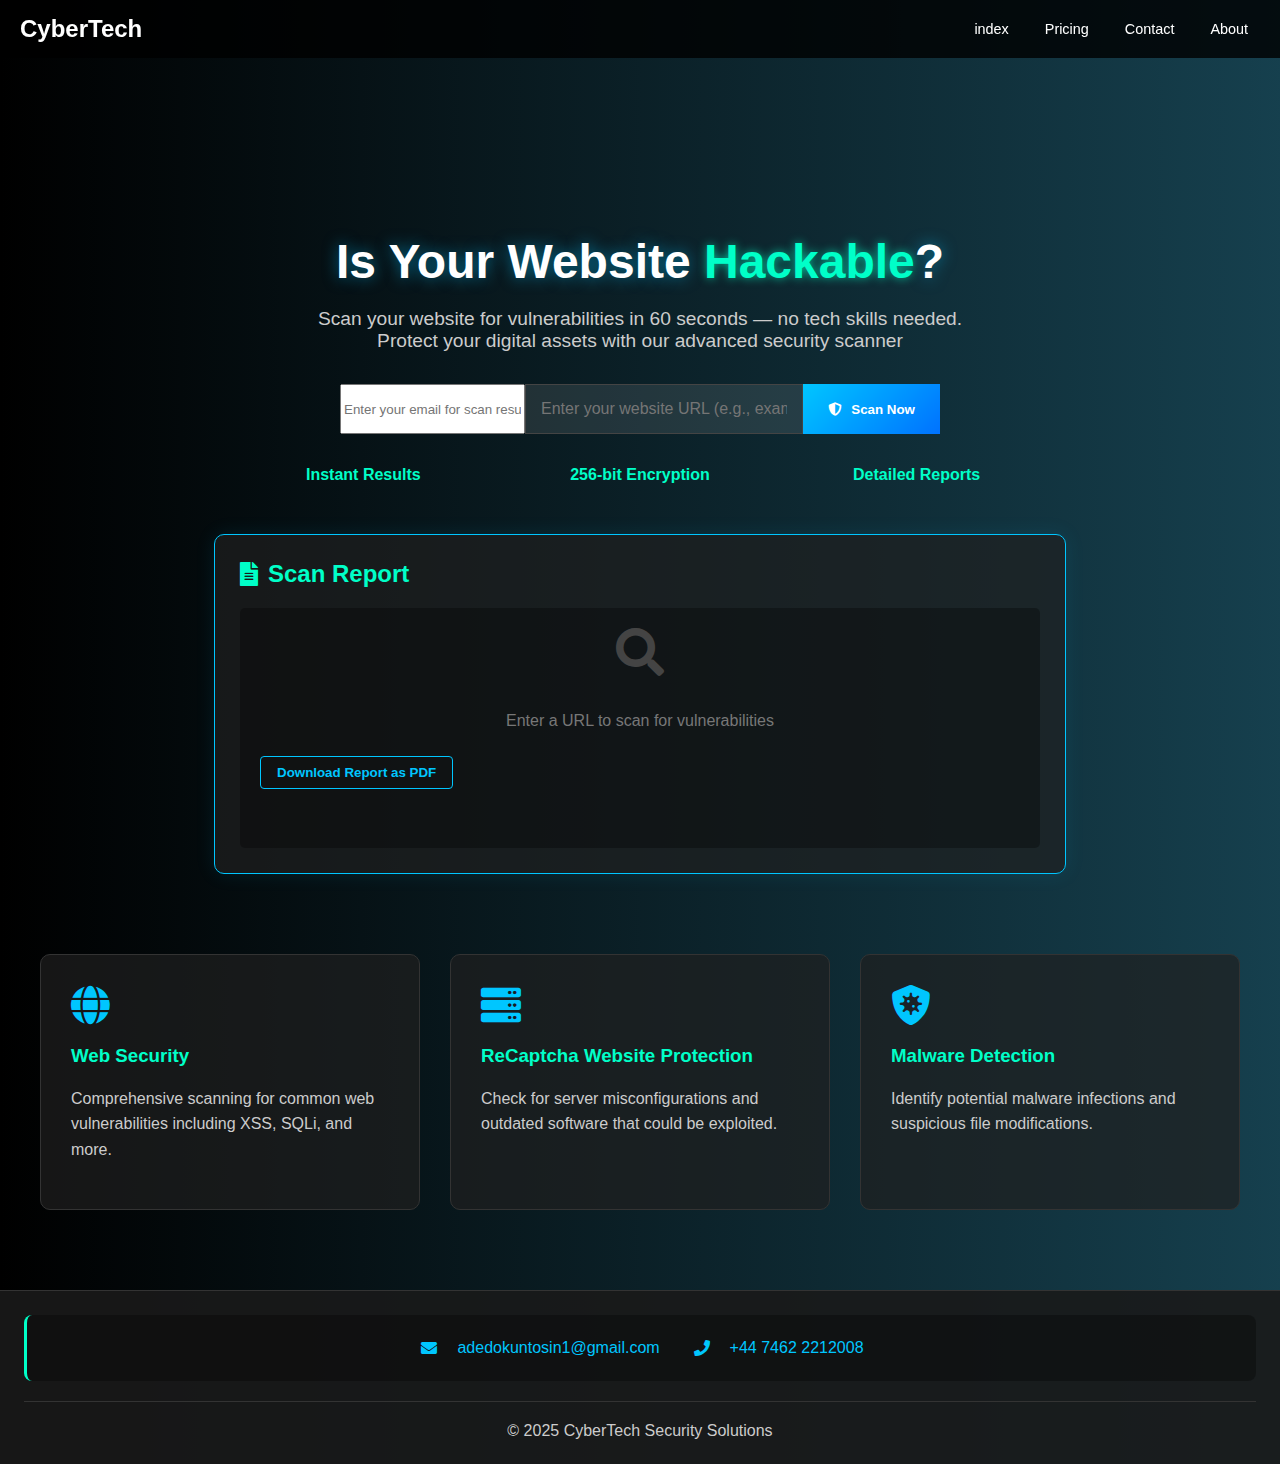
<file: index.html>
<!DOCTYPE html>
<html lang="en">
<head>
  <meta charset="UTF-8" />
  <meta name="viewport" content="width=device-width, initial-scale=1.0"/>
  <title>CyberTech Scanner</title>
  <link rel="stylesheet" href="cyberstyle.css">
  <script src="javas.js"></script>
  <link rel="stylesheet" href="https://cdnjs.cloudflare.com/ajax/libs/font-awesome/5.15.4/css/all.min.css" />
</head>
<body>
  <canvas id="background"></canvas>

  <nav>
    <div class="logo">CyberTech</div>
    <div class="menu-toggle">☰</div>
    <ul>
      <li><a href="Home.html">index</a></li>
      <li><a href="Pricing.html">Pricing</a></li>
      <li><a href="Contact.html">Contact</a></li>
      <li><a href="About.html">About</a></li>
    </ul>
  </nav>

  <div class="main-content">
    <div class="hero-section">
      <h1>Is Your Website <span class="highlight">Hackable</span>?</h1>
      <p class="subtitle">Scan your website for vulnerabilities in 60 seconds — no tech skills needed.<br>Protect your digital assets with our advanced security scanner</p>
      <form class="scanner-form" onsubmit="event.preventDefault(); scanWebsite();">
        <div class="input-group">
          <input type="email" id="emailInput" placeholder="Enter your email for scan results" required />
          <input type="text" id="websiteInput" placeholder="Enter your website URL (e.g., example.com)" />
          <button type="submit" class="scan-btn">
            <i class="fas fa-shield-alt"></i> Scan Now
          </button>
        </div>
      </form>
      <div class="features">
        <div class="feature-item">
          <span>Instant Results</span>
        </div>
        <div class="feature-item">
          <span>256-bit Encryption</span>
        </div>
        <div class="feature-item">
          <span>Detailed Reports</span>
        </div>
      </div>
    </div>

    <div class="report" id="report">
      <h2><i class="fas fa-file-alt"></i> Scan Report</h2>
      <div class="report-content" id="reportContent">
        <div class="placeholder">
          <i class="fas fa-search"></i>
          <p>Enter a URL to scan for vulnerabilities</p>
        </div>
        <div class="spinner" id="loadingSpinner" style="display: none;"></div>
        <button id="downloadPDF" class="report-link-btn" onclick="downloadReport()">Download Report as PDF</button>
      </div>
    </div>

    <div class="info-cards">
      <div class="info-card">
        <i class="fas fa-globe"></i>
        <h3>Web Security</h3>
        <p>Comprehensive scanning for common web vulnerabilities including XSS, SQLi, and more.</p>
      </div>
      <div class="info-card">
        <i class="fas fa-server"></i>
        <h3>ReCaptcha Website Protection</h3>
        <p>Check for server misconfigurations and outdated software that could be exploited.</p>
      </div>
      <div class="info-card">
        <i class="fas fa-shield-virus"></i>
        <h3>Malware Detection</h3>
        <p>Identify potential malware infections and suspicious file modifications.</p>
      </div>
    </div>
  </div>

  <footer>
      <div class="contact-info">
        <a href="mailto:adedokuntosin1@gmail.com"><i class="fas fa-envelope"></i> adedokuntosin1@gmail.com</a>
        <a href="tel:+4474622212008"><i class="fas fa-phone"></i> +44 7462 2212008</a>
      </div>
      <div class="copyright">&copy; 2025 CyberTech Security Solutions</div>
    </footer>
</body>
</html>
</file>
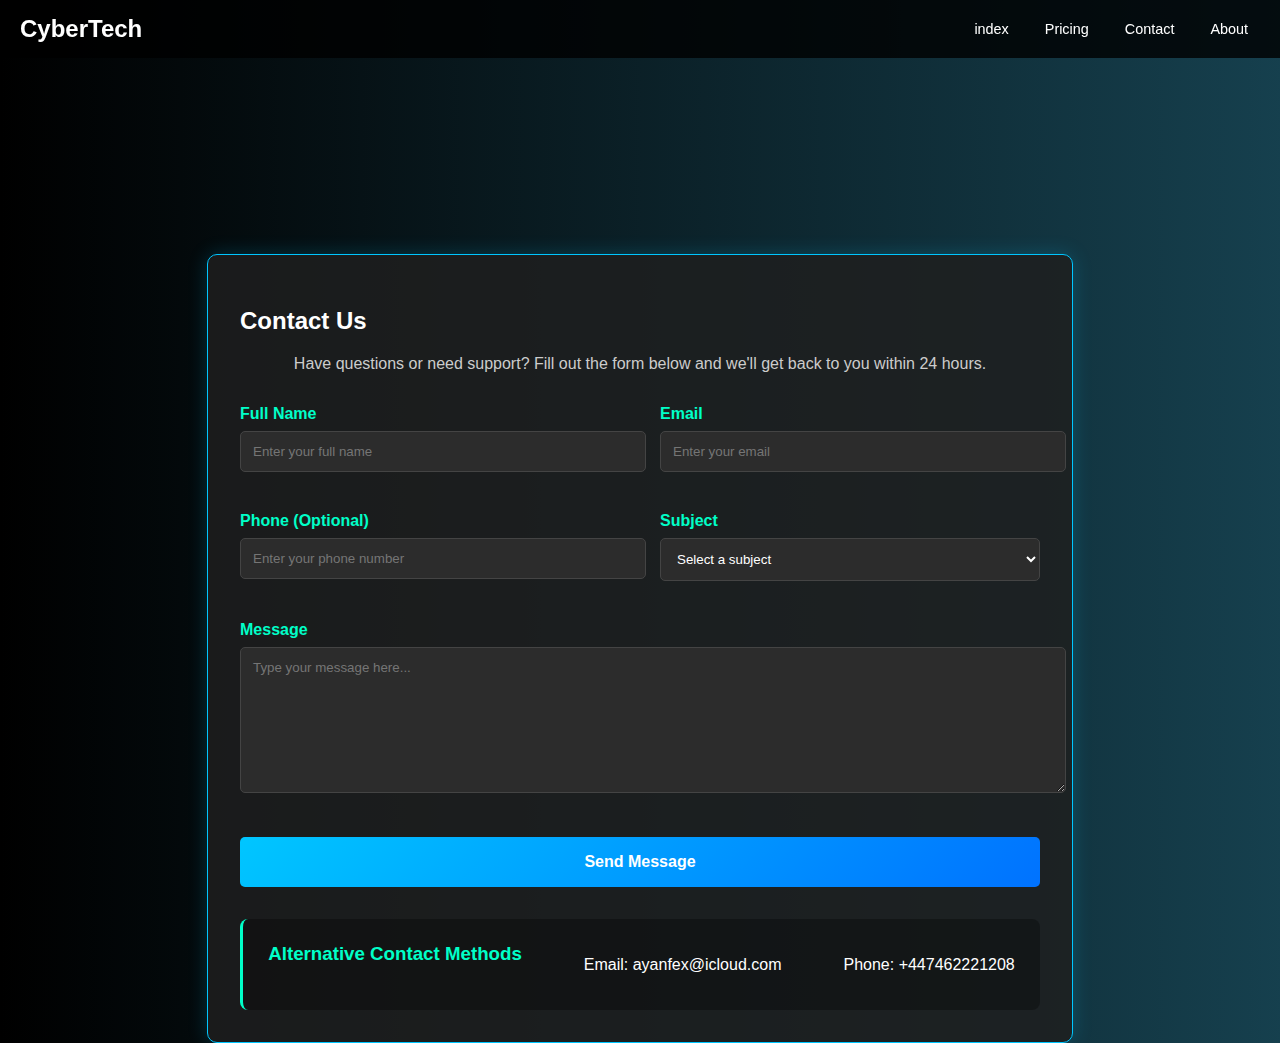
<file: Contact.html>
<!DOCTYPE html>
<html lang="en">
<head>
  <meta charset="UTF-8">
  <meta name="viewport" content="width=device-width, initial-scale=1.0">
  <title>Contact - CyberTech</title>
  <link rel="stylesheet" href="cyberstyle.css">
</head>
<body>
  <canvas id="background"></canvas>
  
  <nav>
    <div class="logo">CyberTech</div>
    <ul>
      <li><a href="Home.html">index</a></li>
      <li><a href="Pricing.html">Pricing</a></li>
      <li><a href="Contact.html">Contact</a></li>
      <li><a href="About.html">About</a></li>
    </ul>
  </nav>

  <div class="contact-container">
    <h2>Contact Us</h2>
    <p class="contact-intro">Have questions or need support? Fill out the form below and we'll get back to you within 24 hours.</p>
    
    <form class="contact-form" action="#" method="POST">
      <div class="form-group">
        <label for="name">Full Name</label>
        <input type="text" id="name" name="name" required placeholder="Enter your full name">
      </div>
      
      <div class="form-group">
        <label for="email">Email</label>
        <input type="email" id="email" name="email" required placeholder="Enter your email">
      </div>
      
      <div class="form-group">
        <label for="phone">Phone (Optional)</label>
        <input type="tel" id="phone" name="phone" placeholder="Enter your phone number">
      </div>
      
      <div class="form-group">
        <label for="subject">Subject</label>
        <select id="subject" name="subject" required>
          <option value="" disabled selected>Select a subject</option>
          <option value="support">Technical Support</option>
          <option value="sales">Sales Inquiry</option>
          <option value="feedback">Product Feedback</option>
          <option value="other">Other</option>
        </select>
      </div>
      
      <div class="form-group">
        <label for="message">Message</label>
        <textarea id="message" name="message" rows="5" required placeholder="Type your message here..."></textarea>
      </div>
      
      <button type="submit" class="submit-btn">Send Message</button>
    </form>
    
    <div class="contact-info">
      <h3>Alternative Contact Methods</h3>
      <p><i class="fas fa-envelope"></i> Email: ayanfex@icloud.com</p>
      <p><i class="fas fa-phone"></i> Phone: +447462221208 </p>
    </div>
  </div>
</body>
</html>
</file>
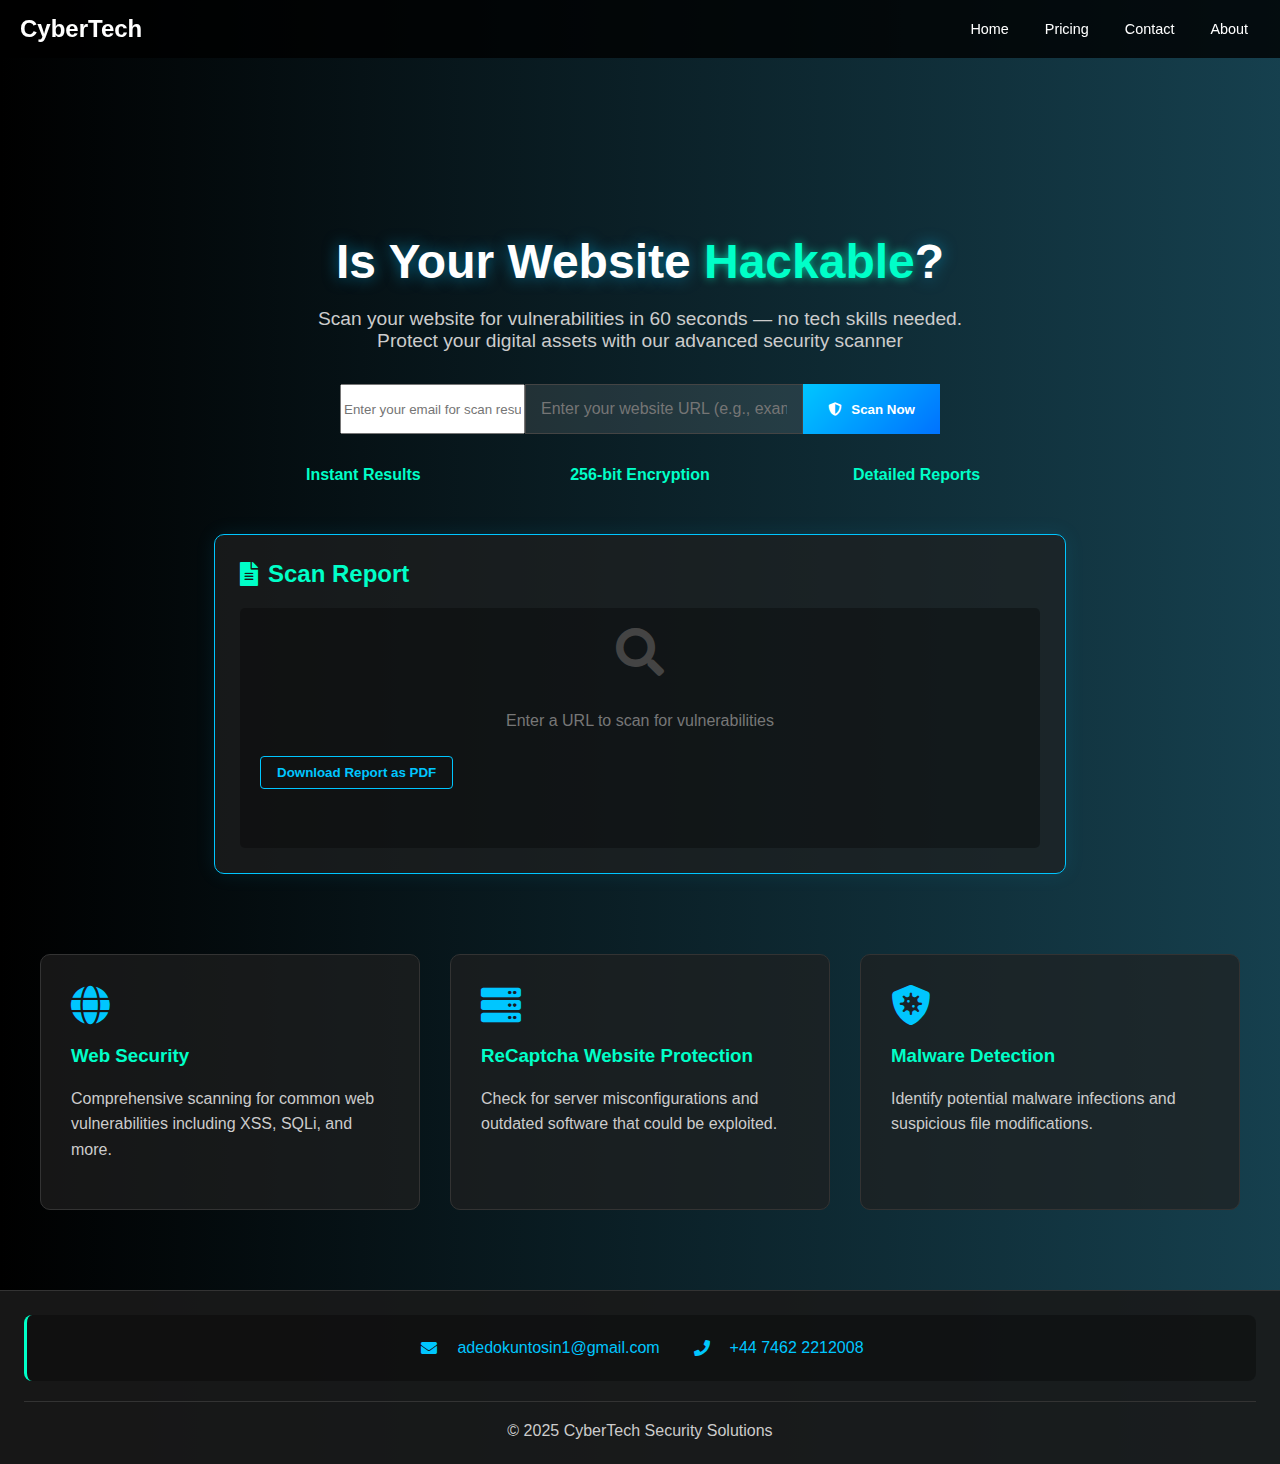
<file: Home.html>
<!DOCTYPE html>
<html lang="en">
<head>
  <meta charset="UTF-8" />
  <meta name="viewport" content="width=device-width, initial-scale=1.0"/>
  <title>CyberTech Scanner</title>
  <link rel="stylesheet" href="cyberstyle.css">
  <script src="javas.js"></script>
  <link rel="stylesheet" href="https://cdnjs.cloudflare.com/ajax/libs/font-awesome/5.15.4/css/all.min.css" />
</head>
<body>
  <canvas id="background"></canvas>

  <nav>
    <div class="logo">CyberTech</div>
    <div class="menu-toggle">☰</div>
    <ul>
      <li><a href="Home.html">Home</a></li>
      <li><a href="Pricing.html">Pricing</a></li>
      <li><a href="Contact.html">Contact</a></li>
      <li><a href="About.html">About</a></li>
    </ul>
  </nav>

  <div class="main-content">
    <div class="hero-section">
      <h1>Is Your Website <span class="highlight">Hackable</span>?</h1>
      <p class="subtitle">Scan your website for vulnerabilities in 60 seconds — no tech skills needed.<br>Protect your digital assets with our advanced security scanner</p>
      <form class="scanner-form" onsubmit="event.preventDefault(); scanWebsite();">
        <div class="input-group">
          <input type="email" id="emailInput" placeholder="Enter your email for scan results" required />
          <input type="text" id="websiteInput" placeholder="Enter your website URL (e.g., example.com)" />
          <button type="submit" class="scan-btn">
            <i class="fas fa-shield-alt"></i> Scan Now
          </button>
        </div>
      </form>
      <div class="features">
        <div class="feature-item">
          <span>Instant Results</span>
        </div>
        <div class="feature-item">
          <span>256-bit Encryption</span>
        </div>
        <div class="feature-item">
          <span>Detailed Reports</span>
        </div>
      </div>
    </div>

    <div class="report" id="report">
      <h2><i class="fas fa-file-alt"></i> Scan Report</h2>
      <div class="report-content" id="reportContent">
        <div class="placeholder">
          <i class="fas fa-search"></i>
          <p>Enter a URL to scan for vulnerabilities</p>
        </div>
        <div class="spinner" id="loadingSpinner" style="display: none;"></div>
        <button id="downloadPDF" class="report-link-btn" onclick="downloadReport()">Download Report as PDF</button>
      </div>
    </div>

    <div class="info-cards">
      <div class="info-card">
        <i class="fas fa-globe"></i>
        <h3>Web Security</h3>
        <p>Comprehensive scanning for common web vulnerabilities including XSS, SQLi, and more.</p>
      </div>
      <div class="info-card">
        <i class="fas fa-server"></i>
        <h3>ReCaptcha Website Protection</h3>
        <p>Check for server misconfigurations and outdated software that could be exploited.</p>
      </div>
      <div class="info-card">
        <i class="fas fa-shield-virus"></i>
        <h3>Malware Detection</h3>
        <p>Identify potential malware infections and suspicious file modifications.</p>
      </div>
    </div>
  </div>

  <footer>
      <div class="contact-info">
        <a href="mailto:adedokuntosin1@gmail.com"><i class="fas fa-envelope"></i> adedokuntosin1@gmail.com</a>
        <a href="tel:+4474622212008"><i class="fas fa-phone"></i> +44 7462 2212008</a>
      </div>
      <div class="copyright">&copy; 2025 CyberTech Security Solutions</div>
    </footer>
</body>
</html>
</file>
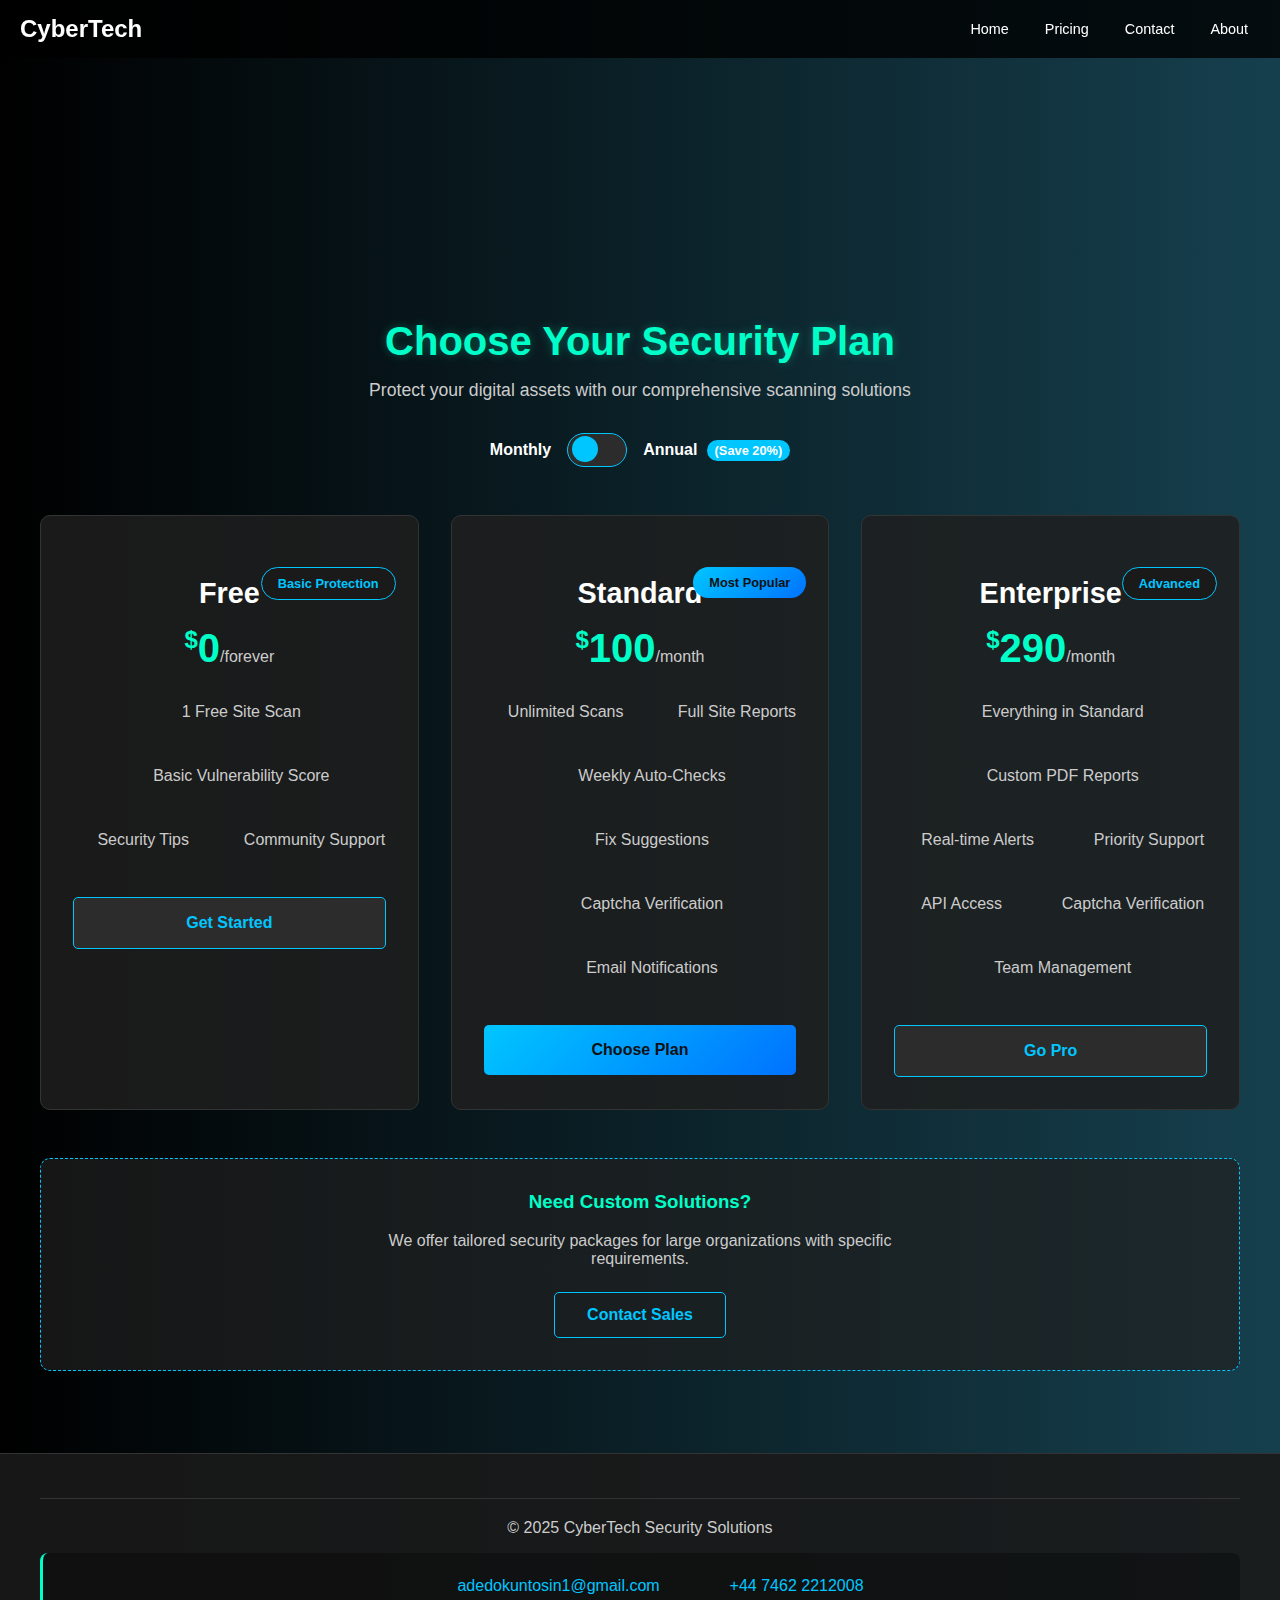
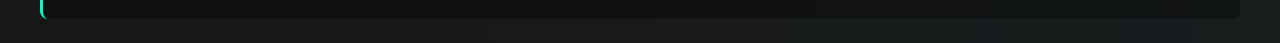
<file: Pricing.html>
<!DOCTYPE html>
<html lang="en">
<head>
  <meta charset="UTF-8">
  <meta name="viewport" content="width=device-width, initial-scale=1.0">
  <title>Pricing - CyberTech</title>
  <link rel="stylesheet" href="cyberstyle.css">
</head>
<body>
  <canvas id="background"></canvas>
  
  <nav>
    <div class="logo">CyberTech</div>
    <ul>
      <li><a href="index.html">Home</a></li>
      <li><a href="Pricing.html">Pricing</a></li>
      <li><a href="Contact.html">Contact</a></li>
      <li><a href="About.html">About</a></li>
    </ul>
  </nav>

  <div class="pricing-container">
    <div class="pricing-header">
      <h2>Choose Your Security Plan</h2>
      <p>Protect your digital assets with our comprehensive scanning solutions</p>
      <div class="toggle-container">
        <span>Monthly</span>
        <label class="switch">
          <input type="checkbox" id="billing-toggle">
          <span class="slider round"></span>
        </label>
        <span>Annual <span class="discount-badge">(Save 20%)</span></span>
      </div>
    </div>

    <div class="pricing-cards">
      <div class="card free-tier">
        <div class="card-header">
          <h3>Free</h3>
          <div class="price"><span class="currency">$</span>0<span class="period">/forever</span></div>
          <div class="popular-badge">Basic Protection</div>
        </div>
        <ul class="features">
          <li><i class="fas fa-check"></i> 1 Free Site Scan</li>
          <li><i class="fas fa-check"></i> Basic Vulnerability Score</li>
          <li><i class="fas fa-check"></i> Security Tips</li>
          <li><i class="fas fa-check"></i> Community Support</li>
        </ul>
        <a href="https://buy.stripe.com/eVa16Qaq6bunaS47ss" class="cta-btn">Get Started</a>
      </div>

      <div class="card standard-tier">
        <div class="card-header">
          <h3>Standard</h3>
          <div class="price"><span class="currency">$</span>100<span class="period">/month</span></div>
          <div class="popular-badge featured">Most Popular</div>
        </div>
        <ul class="features">
          <li><i class="fas fa-check"></i> Unlimited Scans</li>
          <li><i class="fas fa-check"></i> Full Site Reports</li>
          <li><i class="fas fa-check"></i> Weekly Auto-Checks</li>
          <li><i class="fas fa-check"></i> Fix Suggestions</li>
          <li><i class="fas fa-check"></i> Captcha Verification</li>
          <li><i class="fas fa-check"></i> Email Notifications</li>
        </ul>
        <a href="https://buy.stripe.com/eVa16Qaq6bunaS47ss" class="cta-btn featured">Choose Plan</a>
      </div>

      <div class="card pro-tier">
        <div class="card-header">
          <h3>Enterprise</h3>
          <div class="price"><span class="currency">$</span>290<span class="period">/month</span></div>
          <div class="popular-badge">Advanced</div>
        </div>
        <ul class="features">
          <li><i class="fas fa-check"></i> Everything in Standard</li>
          <li><i class="fas fa-check"></i> Custom PDF Reports</li>
          <li><i class="fas fa-check"></i> Real-time Alerts</li>
          <li><i class="fas fa-check"></i> Priority Support</li>
          <li><i class="fas fa-check"></i> API Access</li>
          <li><i class="fas fa-check"></i> Captcha Verification</li>
          <li><i class="fas fa-check"></i> Team Management</li>
        </ul>
        <a href="https://buy.stripe.com/eVa16Qaq6bunaS47ss" class="cta-btn">Go Pro</a>
      </div>
    </div>

    <div class="enterprise-cta">
      <h3>Need Custom Solutions?</h3>
      <p>We offer tailored security packages for large organizations with specific requirements.</p>
      <a href="Contact.html" class="enterprise-btn">Contact Sales</a>
    </div>
  </div>

  <footer>
    <div class="footer-content">
      <div class="copyright">&copy; 2025 CyberTech Security Solutions</div>
      <div class="contact-info">
        <a href="mailto:adedokuntosin1@gmail.com"><i class="fas fa-envelope"></i> adedokuntosin1@gmail.com</a>
        <a href="tel:+4474622212008"><i class="fas fa-phone"></i> +44 7462 2212008</a>
      </div>
    </div>
  </footer>
</body>
</html>
</file>
<file: cyberstyle.css>
/* Spinner for loading state in scan report */
.spinner {
  border: 5px solid rgba(255, 255, 255, 0.1);
  border-top: 5px solid #00c6ff;
  border-radius: 50%;
  width: 40px;
  height: 40px;
  animation: spin 1s linear infinite;
  margin: 20px auto;
}

@keyframes spin {
  0% { transform: rotate(0deg); }
  100% { transform: rotate(360deg); }
}

.error-message {
  color: #ff4c4c;
  font-weight: bold;
  text-align: center;
  display: block;
}

.success-animate {
  animation: pulse 1s ease-in-out;
}

@keyframes pulse {
  0% { box-shadow: 0 0 0 0 rgba(0, 255, 200, 0.4); }
  70% { box-shadow: 0 0 0 10px rgba(0, 255, 200, 0); }
  100% { box-shadow: 0 0 0 0 rgba(0, 255, 200, 0); }
}
.report-link-btn {
    display: inline-block;
    margin-top: 10px;
    padding: 8px 16px;
    background: transparent;
    border: 1px solid #00c6ff;
    color: #00c6ff;
    font-weight: bold;
    text-decoration: none;
    border-radius: 4px;
    transition: all 0.3s ease;
}

.report-link-btn:hover {
    background: #00c6ff;
    color: #111;
    transform: translateY(-2px);
    box-shadow: 0 5px 15px rgba(0, 198, 255, 0.2);
}
/*Main Home Page*/
body, html {
    margin: 0;
    padding: 0;
    height: 100%;
    font-family: Arial, sans-serif;
    color: #ffffff;
    background: linear-gradient(270deg, #000000, #151536, #1d5568, #000000);
    background-size: 400% 400%; /* This is crucial for the animation to work */
    animation: gradientBG 20s ease infinite;
}

@keyframes gradientBG {
    0% { background-position: 0% 50%; }
    50% { background-position: 100% 50%; }
    100% { background-position: 0% 50%; }
}

/* Navigation Styles */
nav {
    background-color: rgba(0, 0, 0, 0.8);
    padding: 15px 20px; /* Changed from 15px to 15px 20px */
    display: flex;
    justify-content: space-between;
    align-items: center;
    position: fixed;
    top: 0;
    left: 0;
    width: 100%;
    z-index: 1000;
    flex-wrap: wrap;
    box-sizing: border-box; /* Ensures padding is included in width */
}

nav .logo {
    font-size: 1.5em;
    font-weight: bold;
    white-space: nowrap;
    margin-right: 20px; /* Space between logo and menu */
}

nav ul {
    list-style: none;
    display: flex;
    gap: 12px; /* Reduced gap */
    margin: 0;
    padding: 0;
    flex-wrap: wrap; /* Allows menu items to wrap */
}

nav ul li {
    display: inline-block;
}

nav ul li a {
    color: white;
    text-decoration: none;
    padding: 8px 12px;
    white-space: nowrap;
    font-size: 0.9em; /* Slightly smaller font */
    transition: all 0.3s;
    border-radius: 4px;
}

nav ul li a:hover {
    color: #00c6ff;
    background: rgba(255, 255, 255, 0.1);
}

/* Mobile menu styles */
.menu-toggle {
    display: none;
    cursor: pointer;
    font-size: 1.5em;
    padding: 5px 10px;
}

  /* Hero Section */
  .hero-section {
    text-align: center;
    max-width: 800px;
    margin: 80px auto 50px;
    padding: 0 20px;
  }
  
  .hero-section h1 {
    font-size: 3rem;
    margin-bottom: 1rem;
    text-shadow: 0 0 15px rgba(0, 198, 255, 0.5);
  }
  
  .highlight {
    color: #00ffc8;
    text-shadow: 0 0 10px rgba(0, 255, 200, 0.7);
  }
  
  .subtitle {
    font-size: 1.2rem;
    color: #ccc;
    margin-bottom: 2rem;
  }
  
  /* Scanner Form */
  .input-group {
    display: flex;
    max-width: 600px;
    margin: 0 auto;
  }
  
  .scanner-form input[type="text"] {
    flex: 1;
    padding: 15px;
    font-size: 1rem;
    background: rgba(255, 255, 255, 0.1);
    border: 1px solid #444;
    color: white;
    transition: all 0.3s ease;
  }
  
  .scanner-form input[type="text"]:focus {
    outline: none;
    border-color: #00c6ff;
    box-shadow: 0 0 10px rgba(0, 198, 255, 0.3);
  }
  
  .scan-btn {
    padding: 0 25px;
    background: linear-gradient(135deg, #00c6ff, #0072ff);
    border: none;
    color: white;
    font-weight: bold;
    cursor: pointer;
    transition: all 0.3s ease;
    display: flex;
    align-items: center;
    gap: 10px;
  }
  
  .scan-btn:hover {
    background: linear-gradient(135deg, #009ec3, #005ac3);
    transform: translateY(-2px);
  }
  
  /* Features */
  .features {
    display: flex;
    justify-content: space-around;
    align-items: center;
    gap: 30px;
    margin-top: 40px;
    flex-wrap: wrap;
  }

  .feature-item {
    display: flex;
    flex-direction: column;
    align-items: center;
    justify-content: center;
    text-align: center;
    min-width: 120px;
    color: #00ffc8;
    font-weight: bold;
    flex: 1;
    max-width: 200px;
  }

  .feature-item i {
    font-size: 2rem;
    margin-bottom: 8px;
    display: block;
  }
  
  /* Report Section */
  .report {
    max-width: 800px;
    margin: 50px auto;
    padding: 25px;
    background: rgba(31, 31, 31, 0.7);
    border-radius: 10px;
    border: 1px solid #00c6ff;
    box-shadow: 0 0 20px rgba(0, 198, 255, 0.1);
  }
  
  .report h2 {
    color: #00ffc8;
    display: flex;
    align-items: center;
    gap: 10px;
    margin-top: 0;
  }
  
  .report-content {
    min-height: 200px;
    background: rgba(0, 0, 0, 0.3);
    border-radius: 5px;
    padding: 20px;
  }
  
  .placeholder {
    display: flex;
    flex-direction: column;
    align-items: center;
    justify-content: center;
    height: 100%;
    color: #777;
  }
  
  .placeholder i {
    font-size: 3rem;
    margin-bottom: 20px;
    color: #444;
  }
  
  /* Info Cards */
  .info-cards {
    display: flex;
    justify-content: center;
    gap: 30px;
    margin: 80px auto;
    flex-wrap: wrap;
    max-width: 1200px;
  }
  
  .info-card {
    flex: 1;
    min-width: 250px;
    max-width: 350px;
    padding: 30px;
    background: rgba(31, 31, 31, 0.7);
    border-radius: 10px;
    border: 1px solid #333;
    transition: all 0.3s ease;
  }
  
  .info-card:hover {
    transform: translateY(-5px);
    box-shadow: 0 10px 25px rgba(0, 198, 255, 0.1);
    border-color: #00c6ff;
  }
  
  .info-card i {
    font-size: 2.5rem;
    color: #00c6ff;
    margin-bottom: 20px;
  }
  
  .info-card h3 {
    color: #00ffc8;
    margin-top: 0;
  }
  
  .info-card p {
    color: #ccc;
    line-height: 1.6;
  }
  
  /* Footer Fixes */
  footer {
    background: rgba(0, 0, 0, 0.9);
    padding: 40px 20px;
    margin-top: auto;
    border-top: 1px solid #333;
  }
  
  .footer-content {
    max-width: 1200px;
    margin: 0 auto;
    display: grid;
    grid-template-columns: repeat(auto-fit, minmax(200px, 1fr));
    gap: 30px;
  }
  
  .footer-logo {
    font-size: 1.5rem;
    font-weight: bold;
    color: #00ffc8;
  }
  
  .footer-links {
    display: flex;
    flex-direction: column;
    gap: 10px;
  }
  
  .footer-links a {
    color: #ccc;
    text-decoration: none;
    transition: color 0.3s;
  }
  
  .footer-links a:hover {
    color: #00c6ff;
  }
  
  .copyright {
    grid-column: 1 / -1;
    text-align: center;
    color: #777;
    margin-top: 20px;
    padding-top: 20px;
    border-top: 1px solid #333;
  }
  
  /* Responsive Adjustments */
  @media (max-width: 768px) {
    .hero-section h1 {
      font-size: 2.2rem;
    }
    
    .input-group {
      flex-direction: column;
    }
    
    .scanner-form input[type="text"] {
      width: 100%;
      margin-bottom: 10px;
    }
    
    .scan-btn {
      width: 100%;
      justify-content: center;
      padding: 15px;
    }
    
    .features {
      flex-direction: column;
      gap: 15px;
    }
  }
/* Pricing Page Specific Styles */
.pricing-container {
    max-width: 1200px;
    margin: 100px auto 50px;
    padding: 2rem;
  }
  
  .pricing-header {
    text-align: center;
    margin-bottom: 3rem;
  }
  
  .pricing-header h2 {
    font-size: 2.5rem;
    margin-bottom: 1rem;
    color: #00ffc8;
    text-shadow: 0 0 10px rgba(0, 255, 200, 0.3);
  }
  
  .pricing-header p {
    color: #ccc;
    font-size: 1.1rem;
    max-width: 600px;
    margin: 0 auto 2rem;
  }
  
  .toggle-container {
    display: flex;
    align-items: center;
    justify-content: center;
    gap: 1rem;
    margin-top: 1.5rem;
  }
  
  .toggle-container span {
    color: #fff;
    font-weight: bold;
  }
  
  .discount-badge {
    background-color: #00c6ff;
    color: #111;
    padding: 0.2rem 0.5rem;
    border-radius: 20px;
    font-size: 0.8rem;
    margin-left: 0.3rem;
  }
  
  .switch {
    position: relative;
    display: inline-block;
    width: 60px;
    height: 34px;
  }
  
  .switch input {
    opacity: 0;
    width: 0;
    height: 0;
  }
  
  .slider {
    position: absolute;
    cursor: pointer;
    top: 0;
    left: 0;
    right: 0;
    bottom: 0;
    background-color: #2c2c2c;
    transition: .4s;
    border: 1px solid #00c6ff;
  }
  
  .slider:before {
    position: absolute;
    content: "";
    height: 26px;
    width: 26px;
    left: 4px;
    bottom: 4px;
    background-color: #00c6ff;
    transition: .4s;
  }
  
  input:checked + .slider {
    background-color: #1a1a1a;
  }
  
  input:checked + .slider:before {
    transform: translateX(26px);
    background-color: #00ffc8;
  }
  
  .slider.round {
    border-radius: 34px;
  }
  
  .slider.round:before {
    border-radius: 50%;
  }
  
  .pricing-cards {
    display: grid;
    grid-template-columns: repeat(auto-fit, minmax(300px, 1fr));
    gap: 2rem;
    margin-bottom: 3rem;
  }
  
  .card {
    background: rgba(31, 31, 31, 0.85);
    border-radius: 10px;
    padding: 2rem;
    transition: all 0.3s ease;
    position: relative;
    overflow: hidden;
    border: 1px solid #333;
  }
  
  .card:hover {
    transform: translateY(-10px);
    box-shadow: 0 10px 30px rgba(0, 198, 255, 0.2);
    border-color: #00c6ff;
  }
  
  .card-header {
    text-align: center;
    margin-bottom: 1.5rem;
    position: relative;
  }
  
  .card h3 {
    font-size: 1.8rem;
    margin-bottom: 0.5rem;
    color: #fff;
  }
  
  .price {
    font-size: 2.5rem;
    font-weight: bold;
    margin: 1rem 0;
    color: #00ffc8;
  }
  
  .price .currency {
    font-size: 1.5rem;
    vertical-align: super;
  }
  
  .price .period {
    font-size: 1rem;
    color: #ccc;
    font-weight: normal;
  }
  
  .popular-badge {
    position: absolute;
    top: -10px;
    right: -10px;
    background: #1a1a1a;
    color: #00c6ff;
    padding: 0.5rem 1rem;
    border-radius: 20px;
    font-size: 0.8rem;
    font-weight: bold;
    border: 1px solid #00c6ff;
  }
  
  .popular-badge.featured {
    background: linear-gradient(135deg, #00c6ff, #0072ff);
    color: #111;
    border: none;
  }
  
  .features {
    list-style: none;
    padding: 0;
    margin: 2rem 0;
  }
  
  .features li {
    margin-bottom: 1rem;
    padding-left: 1.5rem;
    position: relative;
    color: #ccc;
  }
  
  .features i {
    position: absolute;
    left: 0;
    color: #00ffc8;
  }
  
  .cta-btn {
    display: block;
    text-align: center;
    padding: 1rem;
    background: #2c2c2c;
    color: #00c6ff;
    border-radius: 5px;
    text-decoration: none;
    font-weight: bold;
    transition: all 0.3s ease;
    border: 1px solid #00c6ff;
  }
  
  .cta-btn:hover {
    background: linear-gradient(135deg, #00c6ff, #0072ff);
    color: #111;
    box-shadow: 0 5px 15px rgba(0, 198, 255, 0.3);
  }
  
  .cta-btn.featured {
    background: linear-gradient(135deg, #00c6ff, #0072ff);
    color: #111;
    border: none;
  }
  
  .cta-btn.featured:hover {
    background: linear-gradient(135deg, #009ec3, #005ac3);
    color: #fff;
  }

  /* Next Step Button (Scan Result Upsell) */
  .next-step-btn {
      display: inline-block;
      margin-top: 10px;
      padding: 10px 20px;
      background: linear-gradient(135deg, #00c6ff, #0072ff);
      color: #fff;
      font-weight: bold;
      text-decoration: none;
      border-radius: 5px;
      transition: all 0.3s ease;
  }

  .next-step-btn:hover {
      background: linear-gradient(135deg, #009ec3, #005ac3);
      color: #fff;
      transform: translateY(-2px);
      box-shadow: 0 5px 15px rgba(0, 198, 255, 0.3);
  }
  
  .enterprise-cta {
    text-align: center;
    background: rgba(31, 31, 31, 0.7);
    padding: 2rem;
    border-radius: 10px;
    margin-top: 3rem;
    border: 1px dashed #00c6ff;
  }
  
  .enterprise-cta h3 {
    color: #00ffc8;
    margin-top: 0;
  }
  
  .enterprise-cta p {
    color: #ccc;
    max-width: 600px;
    margin: 0 auto 1.5rem;
  }
  
  .enterprise-btn {
    display: inline-block;
    padding: 0.8rem 2rem;
    background: transparent;
    color: #00c6ff;
    border: 1px solid #00c6ff;
    border-radius: 5px;
    text-decoration: none;
    font-weight: bold;
    transition: all 0.3s ease;
  }
  
  .enterprise-btn:hover {
    background: #00c6ff;
    color: #111;
  }
  
  footer {
    background-color: rgba(26, 26, 26, 0.9);
    padding: 1.5rem;
    text-align: center;
    border-top: 1px solid #333;
  }
  
  .footer-content {
    max-width: 1200px;
    margin: 0 auto;
    display: flex;
    flex-direction: column;
    gap: 1rem;
  }
  
  .copyright {
    color: #ccc;
  }
  
  .contact-info {
    display: flex;
    justify-content: center;
    gap: 2rem;
    flex-wrap: wrap;
  }
  
  .contact-info a {
    color: #00c6ff;
    text-decoration: none;
    display: flex;
    align-items: center;
    gap: 0.5rem;
  }
  
  .contact-info a:hover {
    color: #00ffc8;
  }
  
  /* Responsive adjustments */
  @media (max-width: 768px) {
    .pricing-cards {
      grid-template-columns: 1fr;
    }
    
    .card {
      max-width: 400px;
      margin: 0 auto;
    }
    
    .contact-info {
      flex-direction: column;
      gap: 0.5rem;
      align-items: center;
    }
  }
/* Contact Page Specific Styles */
.contact-container {
    max-width: 800px;
    margin: 100px auto 50px;
    padding: 2rem;
    background-color: rgba(31, 31, 31, 0.85);
    border-radius: 10px;
    box-shadow: 0 0 20px rgba(0, 198, 255, 0.2);
    border: 1px solid #00c6ff;
  }
  
  .contact-intro {
    margin-bottom: 2rem;
    color: #ccc;
    text-align: center;
  }
  
.contact-form {
    display: grid;
    grid-template-columns: 1fr 1fr;
    row-gap: 1.5rem;
    column-gap: 2.5rem;
    margin-bottom: 2rem;
  }
  
  .form-group {
    margin-bottom: 1rem;
  }
  
  .form-group label {
    display: block;
    margin-bottom: 0.5rem;
    color: #00ffc8;
    font-weight: bold;
  }
  
  .form-group input,
  .form-group select,
  .form-group textarea {
    width: 100%;
    padding: 0.75rem;
    background-color: #2c2c2c;
    border: 1px solid #444;
    border-radius: 5px;
    color: white;
    font-family: inherit;
    transition: all 0.3s ease;
  }
  
  .form-group input:focus,
  .form-group select:focus,
  .form-group textarea:focus {
    outline: none;
    border-color: #00c6ff;
    box-shadow: 0 0 0 2px rgba(0, 198, 255, 0.2);
  }
  
  .form-group textarea {
    resize: vertical;
    min-height: 120px;
  }
  
  .form-group:nth-child(5),
  .form-group:nth-child(6) {
    grid-column: span 2;
  }
  
  .submit-btn {
    grid-column: span 2;
    padding: 1rem;
    background: linear-gradient(135deg, #00c6ff, #0072ff);
    color: white;
    border: none;
    border-radius: 5px;
    font-size: 1rem;
    font-weight: bold;
    cursor: pointer;
    transition: all 0.3s ease;
  }
  
  .submit-btn:hover {
    background: linear-gradient(135deg, #009ec3, #005ac3);
    transform: translateY(-2px);
    box-shadow: 0 5px 15px rgba(0, 198, 255, 0.3);
  }
  
  .contact-info {
    background-color: rgba(0, 0, 0, 0.3);
    padding: 1.5rem;
    border-radius: 8px;
    border-left: 3px solid #00ffc8;
  }
  
  .contact-info h3 {
    color: #00ffc8;
    margin-top: 0;
  }
  
  .contact-info p {
    margin: 0.8rem 0;
    display: flex;
    align-items: center;
  }
  
  .contact-info i {
    margin-right: 10px;
    color: #00c6ff;
    width: 20px;
    text-align: center;
  }
  
  /* Responsive adjustments */
  @media (max-width: 768px) {
    .contact-form {
      grid-template-columns: 1fr;
    }
    
    .form-group:nth-child(5),
    .form-group:nth-child(6) {
      grid-column: span 1;
    }
    
    .submit-btn {
      grid-column: span 1;
    }
  }
  .container {
    display: inline-block;
    padding: 2%;
  }
</file>
